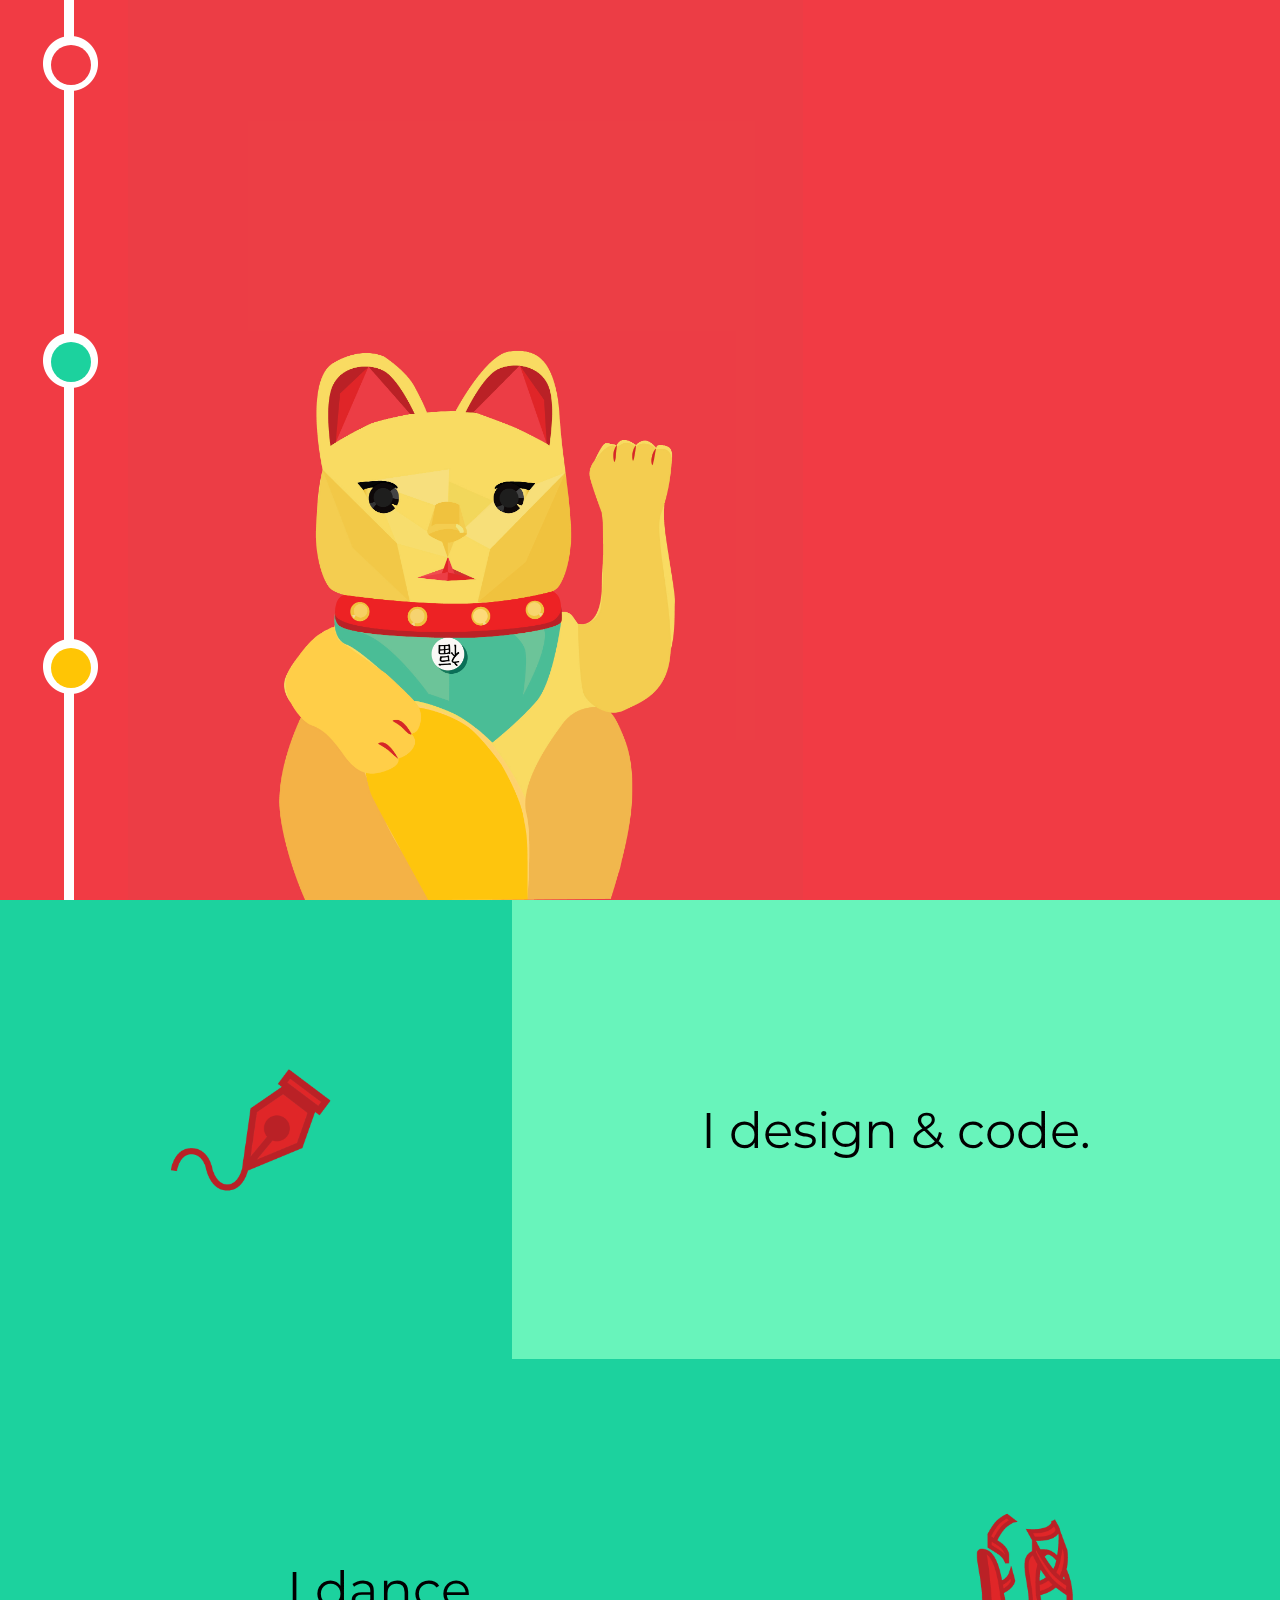
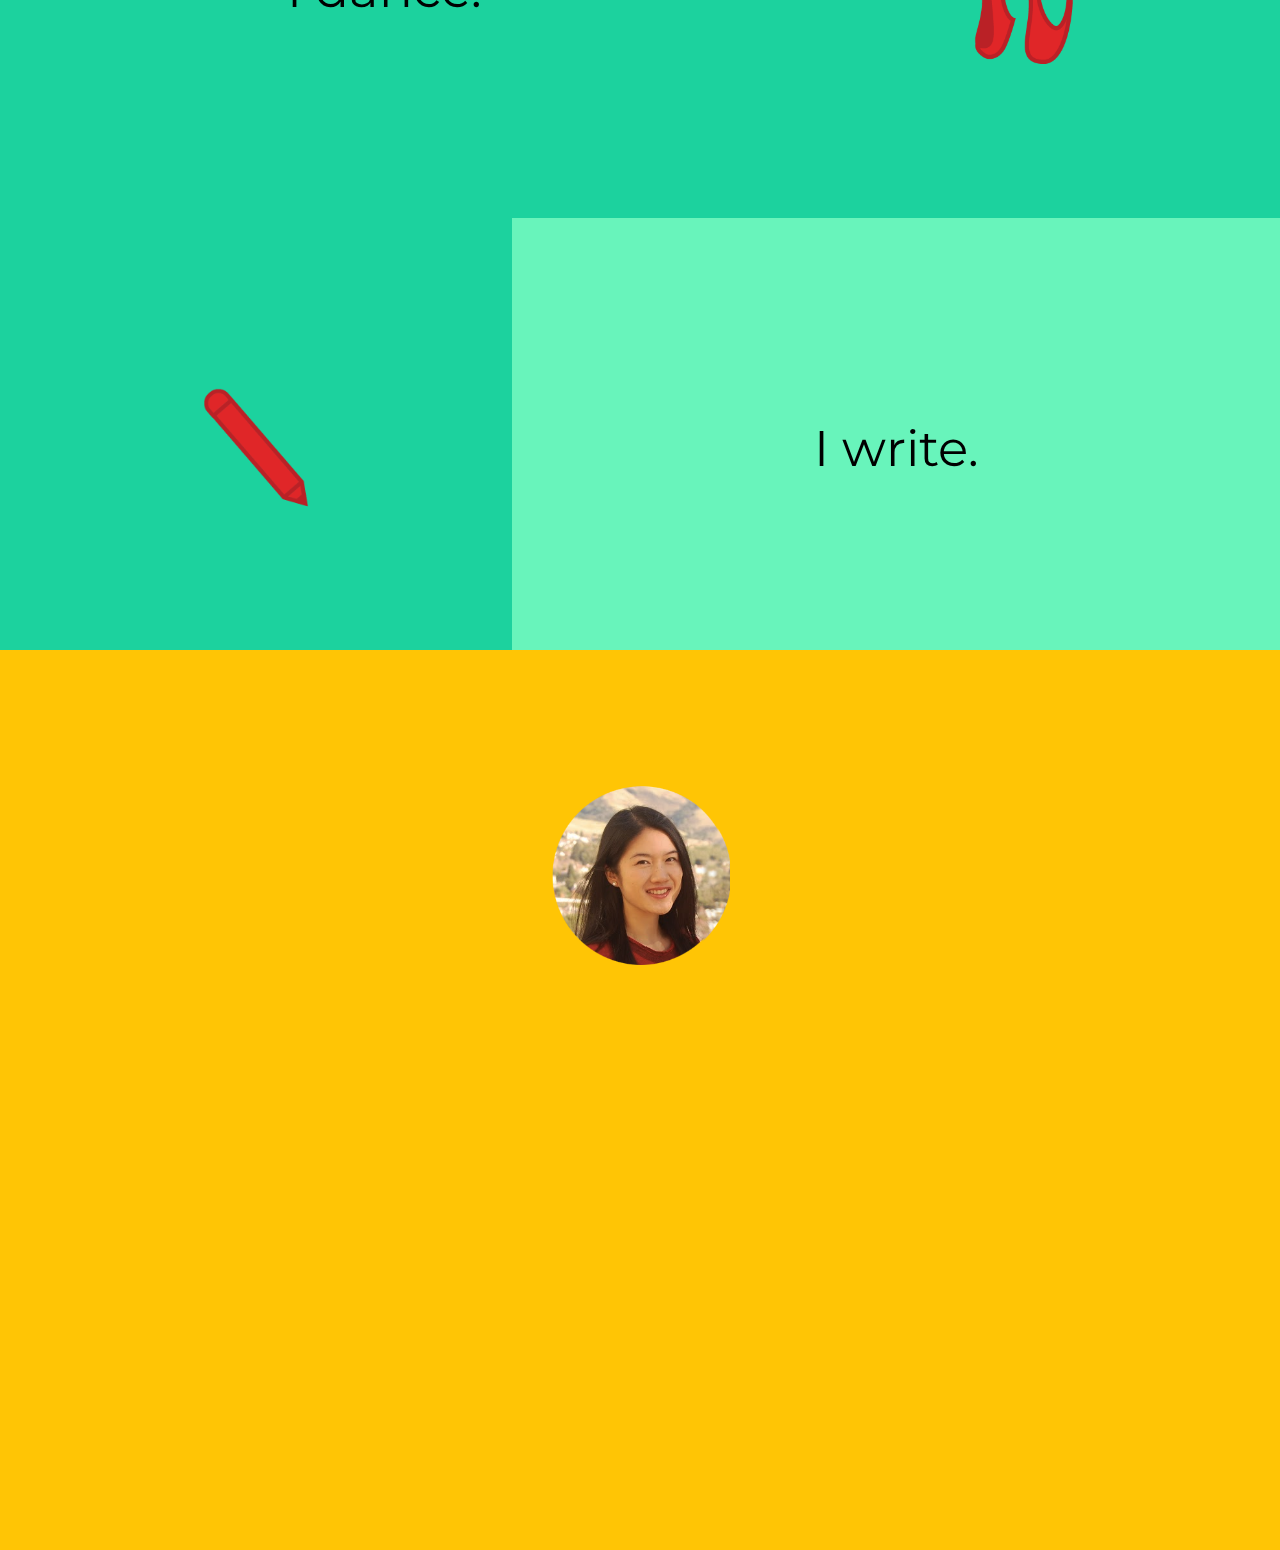
<file: index.html>
<html>
    <title> Vivian Liu</title>
    <head>
        <link rel="stylesheet" type="text/css" href="assets/css/homepagecss.css">
        <script src="http://ajax.googleapis.com/ajax/libs/jquery/1.11.0/jquery.min.js"></script>
        <script src="script.js"></script>
        <link href='https://fonts.googleapis.com/css?family=Lato' rel='stylesheet' type='text/css'>
        <link href='https://fonts.googleapis.com/css?family=Raleway' rel='stylesheet' type='text/css'>
        <link href='https://fonts.googleapis.com/css?family=Montserrat' rel='stylesheet' type='text/css'>
        <link href='https://fonts.googleapis.com/css?family=Signika' rel='stylesheet' type='text/css'>
    </head>
    <body>
    <div id="nav">
        <div id="navline">
            <img id="circle1" src="assets/img/positioncircle.png">
            <img id="circle2" src="assets/img/positioncircle.png">
            <img id="circle3" src="assets/img/positioncircle.png">
            <a href="index.html#welcome"><div id="innercircle1"></div></a>
            <a href="index.html#hobbies"><div id="innercircle2"></div></a>
            <a href="index.html#aboutmecontainer"><div id="innercircle3"></div></a>
        </div>
        <p class="navtxt" id="navtxt1">Welcome</p>
        <p class="navtxt" id="navtxt2">Hobbies</p>
        <p class="navtxt" id="navtxt3">About</p>
    </div>
    <div id="welcome">
        <p id="welcometext">Hello, I'm Vivian.</p>
        <img id="catcat" src="assets/img/catcat.png">
    </div>
    <div id="hobbies">
        <div id="design" class="animate">
            <a href="../hellovivian.github.io/projects.html"><img id="webdesignicon" class="icon" src="assets/img/designicon2.png"></a>
            <div class="behindcircles" id="behindcircle1"> </div>
            <div class="behindcircles" id="behindcircle2"> </div>
            <div id="designtextbox">
                <p id="designtext1" class="icontext1">I design &amp; code.</p>
                <p id="designtext2" class="icontext2">Photoshop, Illustrator, HTML, CSS, Javascript, jQuery. <br> Click the icon for my portfolio.</p><br>
            </div>
        </div>
        <div id="dance"  class="animate2">
            <div id="dancetextbox">
                <p id="dancetext1" class="icontext1">I dance.</p>
                <p id="dancetext2" class="icontext2">Mostly hip hop and Zumba now, but <br> previously jazz, contemporary, Chinese folk, ballet.</p>
            </div>
            <img id="danceicon" class="icon" src="assets/img/danceicon2.png">
        </div>
        <div id="write" class="animate3">
            <img id="writeicon" class="icon" src="assets/img/writeicon2.png">
            <div id="writetextbox">
                <p id="writetext1" class="icontext1">I write.</p>
                <p id="writetext2" class="icontext2">Fiction + journalism. I want to be published someday.</p>
            </div>
        </div>
    </div>
    <div id="aboutmesec">
        <div id="aboutmecontainer">
            <img id="me" src="assets/img/profilepic.png">
            <div id="abouttext">
                <p id="subtitle">UC Berkeley '19, Cognitive Science</p>
                <p id="description">I'm a part of Innovative Design and AFX Dance.</p>
                <img id="resumeicon" src="assets/img/resumeicon.png">
                <p id="resumetext">Contact me for my resume at v.liu@berkeley.edu.</p>

                <!--<form action="contact.php" id="form" method="post">
                <input type="text" name="cfname" placeholder="Name"></input>
                <br>
                <input type="text" name="cfemail" placeholder="Email"></input> <br>
                <textarea name="cfmessage">Write your message here... </textarea> <br>
                <input type="submit" value="Send"> <br>
                <input type="reset" value="Clear">
                </form>-->

            </div>
            <p id="goodbyetext"></p>
        </div>
    </div>
    </body>
</html>
</file>
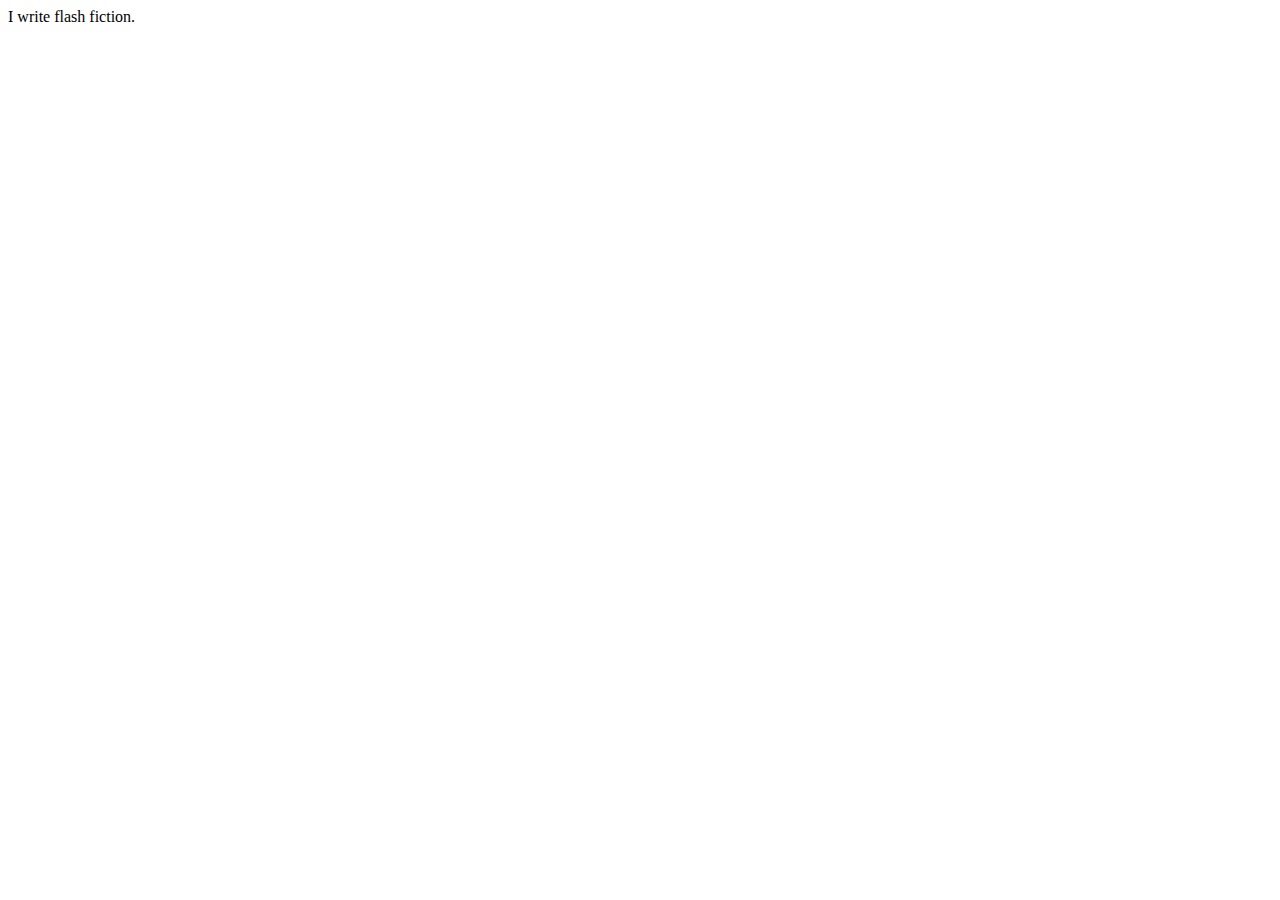
<file: writing.html>
<html>
    <head>
        <title>Writing</title>
        <link href='https://fonts.googleapis.com/css?family=Lato' rel='stylesheet' type='text/css'>
    </head>
    <body>
        <p>I write flash fiction.</p>
    </body>
</html>
</file>
<file: assets/css/homepagecss.css>
body {
    margin: 0;
    font-family: 'Montserrat', sans-serif;
}

#nav {
    position: fixed;
}

#circle1 {
    position: absolute;
    top: 4%;
    left: 5%;
    transform: translateX(-40%);
}

#circle2 {
    position: absolute;
    top: 37%;
    left: 5%;
    transform: translateX(-40%);
}

#circle3 {
    position: absolute;
    top: 71%;
    left: 5%;
    transform: translateX(-40%);
}

#innercircle1 {
    border-radius: 50%;
    width: 40px;
    height: 40px;
    position: absolute;
    top: 5%;
    left: 5%;
    transform: translateX(-35%);
    background-color: #f13b44;
}

#innercircle2 {
    border-radius: 50%;
    width: 40px;
    height: 40px;
    position: absolute;
    top: 38%;
    left: 5%;
    transform: translateX(-35%);
    background-color: #1cd29e;
}

#innercircle3 {
    border-radius: 50%;
    width: 40px;
    height: 40px;
    position: absolute;
    top: 72%;
    left: 5%;
    transform: translateX(-35%);
    background-color: #ffc505;
}

#navline {
    position: fixed;
    z-index: 100;
    height: 100%;
    background-color: white;
    left: 5%;
    width: 10px;
}

.navtxt {
    position: fixed;
    display: none;
    color: white;
    left: 5%;
    transform: rotate(270deg);
}

#navtxt1 {
    top: 15%;
}

#navtxt2 {
    top: 48%;
}

#navtxt3 {
    top: 82%;
}

#catcat {
    height: 100%;
    z-index: 10;
    position: relative;
    left: 10%;
}

#welcome {
    background-color: #f13b44;
    height: 100%;
    font-family: 'Montserrat', sans-serif;
    color: white;
    font-size: 5em;
    overflow: hidden;
}

#welcometext {
    display: none;
    top: 50%;
    left: 45%;
    z-index: 20;
    margin-top: 0;
    margin-bottom: 0;
    transform: translateY(-50%);
    -webkit-transform: translateY(-50%);
    -moz-transform:translateY(-50%);
    position: absolute;
}


/*hobbies*/

#hobbies {
    background-color: #1cd29e;
    height: 150%;
    overflow: hidden;
    font-size: 50px;
    color: black;
    margin: 0;
}

/* design */
#webdesignicon {
    width: 15%;
    z-index: 20;
}

#design {
    width: 100%;
    background-color: #1cd29e;
    height: 34%;
    text-align: center;
}

.behindcircles {
    display:none;
}
#behindcircle1 {
    border-radius: 50%;
    border-style:double;
    opacity:50%;
    background-color: none;
    border-width: 5px;
    border-color: white;
    width: 100px;
    height: 100px;
    position: absolute;
    left: 20%;
    transform: translate(-50%, -50%);
}

#behindcircle2 {
    border-radius: 50%;
    border-style: dotted;
    background-color: none;
    border-width: 5px;
    border-color: white;
    width: 200px;
    height: 200px;
    position: absolute;
    left: 20%;
    transform: translate(-50%, -50%);
}

#designtextbox {
    width: 60%;
    background-color: #68f4bb;
    height: 100%;
    float:right;
}

.icon {
    position: relative;
    top: 50%;
    transform: translateY(-50%);
    -webkit-transform: translateY(-50%);
    -moz-transform: translateY(-50%);
}

.icontext1 {
    margin-top: 0;
    margin-bottom: 0;
    position: relative;
    top: 50%;
    transform: translateY(-50%);
    -webkit-transform: translateY(-50%);
    -moz-transform: translateY(-50%);

}
.icontext2 {
    display: none;
    font-size: 24px;
    top: 50%;
    position: relative;
    transform: translateY(-50%);
    -webkit-transform: translateY(-50%);
    -moz-transform: translateY(-50%);
    margin-top: 0;
    margin-bottom: 0;
}


/*dance*/
#dance {
    width: 100%;
    background-color:#1cd29e;
    height: 34%;
    text-align: center;
}

#danceicon {
    width: 15%;
    position: relative;
}

#dancetextbox {
    width: 60%;
    float: left;
    height: 100%;
    background-color: #1cd29e;
}

/*write*/

#write {
    background-color:#1cd29e;
    height: 34%;
    width: 100%;
    text-align: center;
}

#writeicon {
    width: 18%;
    position: relative;
}

#writetextbox {
    width: 60%;
    height: 100%;
    background-color: #68f4bb;
    float: right;
}

/*animation*/
.animate {
    animation: pulse3 2.4s infinite;
    -webkit-animation: pulse3 2.4s infinite;
}

@keyframes pulse3 {
    0% {
        background-color: #30ebb6;
        background-color: #30ebb6;
    }
    100% {
        background-color:#1cd29e;
    }
}

@-webkit-keyframes pulse3 {
    0% {
        background-color: #30ebb6;
        background-color: #30ebb6;
    }
    100% {
        background-color:#1cd29e;
    }
}

@-moz-keyframes pulse3 {
    0% {
        background-color: #30ebb6;
        background-color: #30ebb6;
    }
    100% {
        background-color:#1cd29e;
    }
}


.animate3 {
    animation: pulse1 2.3s infinite;
    -webkit-animation: pulse1 2.3s infinite;
}

@keyframes pulse1 {
    0% {
        background-color: #68f4bb;
    }
    100% {
        background-color:#2edcaa;
    }
}

@-webkit-keyframes pulse1 {
    0% {
        background-color: #68f4bb;
    }
    100% {
        background-color:#2edcaa;
    }
}

@-moz-keyframes pulse1 {
    0% {
        background-color: #68f4bb;
    }
    100% {
        background-color:#2edcaa;
    }
}


.animate2 {
    animation: pulse 2.8s infinite;
    -webkit-animation: pulse 2.8s infinite;
}

@keyframes pulse {
    0% {
        background-color: #1cd29e;
    }
    100% {
        background-color: #30ebb6;
    }
}

@-webkit-keyframes pulse {
    0% {
        background-color: #1cd29e;
    }
    100% {
        background-color: #30ebb6;
    }
}

@-moz-keyframes pulse {
    0% {
        background-color: #1cd29e;
    }
    100% {
        background-color: #30ebb6;
    }
}

/*about me*/
#aboutmesec {
    background-color:#ffc505;
    height: 100%;
    overflow: hidden;
}

#abouttext {
    display: none;
    background-color: #ffe88c;
    border-top-left-radius: 20px;
    border-top-right-radius: 20px;
    padding: 100px;
    float: left;
    position: absolute;
    top: 60%;
    margin-top: -200px;
    left: 50%;
    transform: translateX(-50%);
    -webkit-transform: translateX(-50%);
    -moz-transform: translateX(-50%);
    font-weight: 200;
    font-size: 1.25em;
    height: 1000;
    text-align: center;
}

#resumeicon {
    position: absolute;
    width: 10%;
    margin: 0 auto;
    transform: translateX(-50%);
    -moz-transform: translateX(-50%);
    -webkit-transform: translateX(-50%);
}

#resumetext {
    margin-top: 100px;
    margin-bottom: 0;
    display: none;
    position: relative;
}

#aboutmecontainer {
    position: relative;
    margin: 0 auto;
    width: 1200px;
    height: 100%;
}
#me {
    left: 50%;
    top: 15%;
    width: 15%;
    transform: translateX(-50%);
    -moz-transform: translateX(-50%);
    -webkit-transform: translateX(-50%);
    position: relative;
    z-index: 20;
}

#goodbyetext {
    display:none;
    position: absolute;
    top: 50%;
    left: 50%;
    transform: translateX(-50%);
    -moz-transform: translateX(-50%);
    -webkit-transform: translateX(-50%);
    font-size: 4em;
    color: white;
    text-align: center;
}

form {
    font-family: 'Montserrat','sans-serif';
}

input, textarea {
    padding: 10px;
    border: 1px solid #E5E5E5;
    color: #999999;
    width: 200px;
}

/* jquery manipulation */

.navactive {
}

.catmove {
}

.move2 {

    transition: 1s;
    transition-timing-function:ease;
}

.iconactive {
}
.resumeactive {
}
</file>
